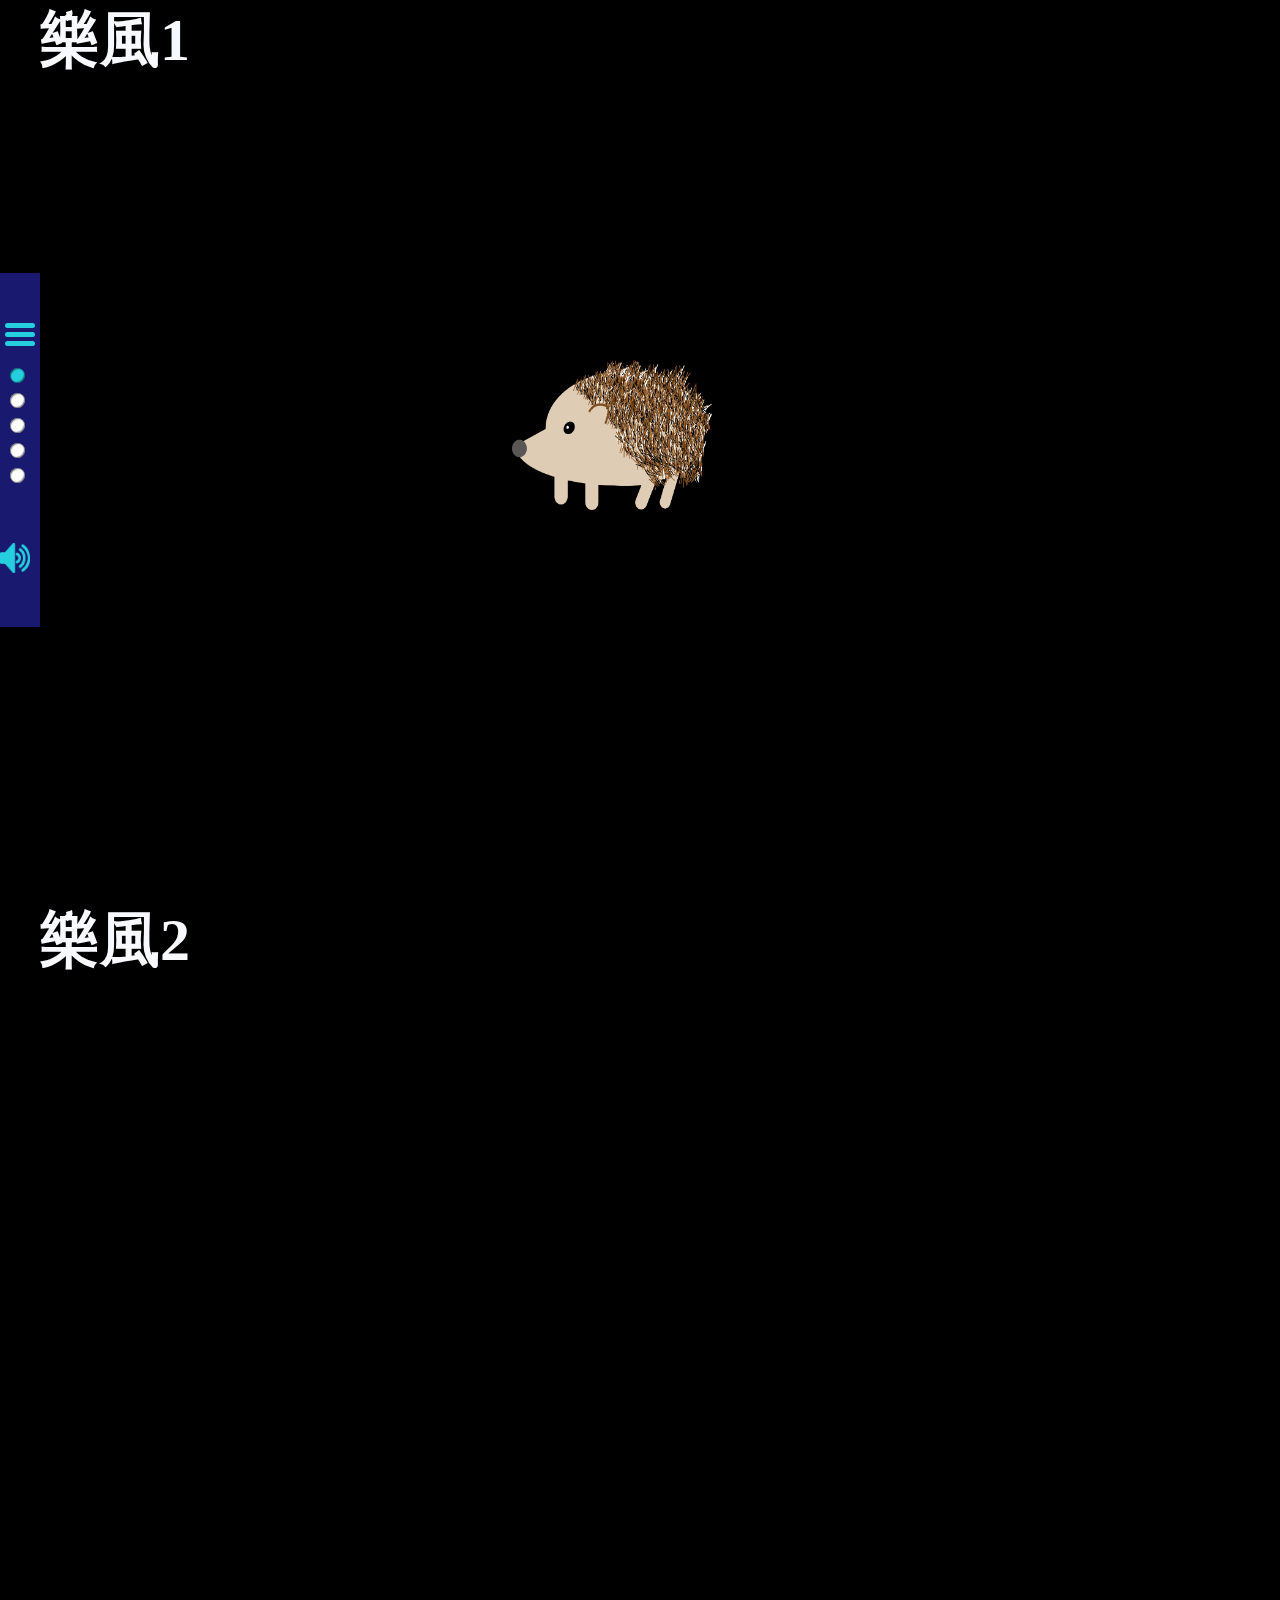
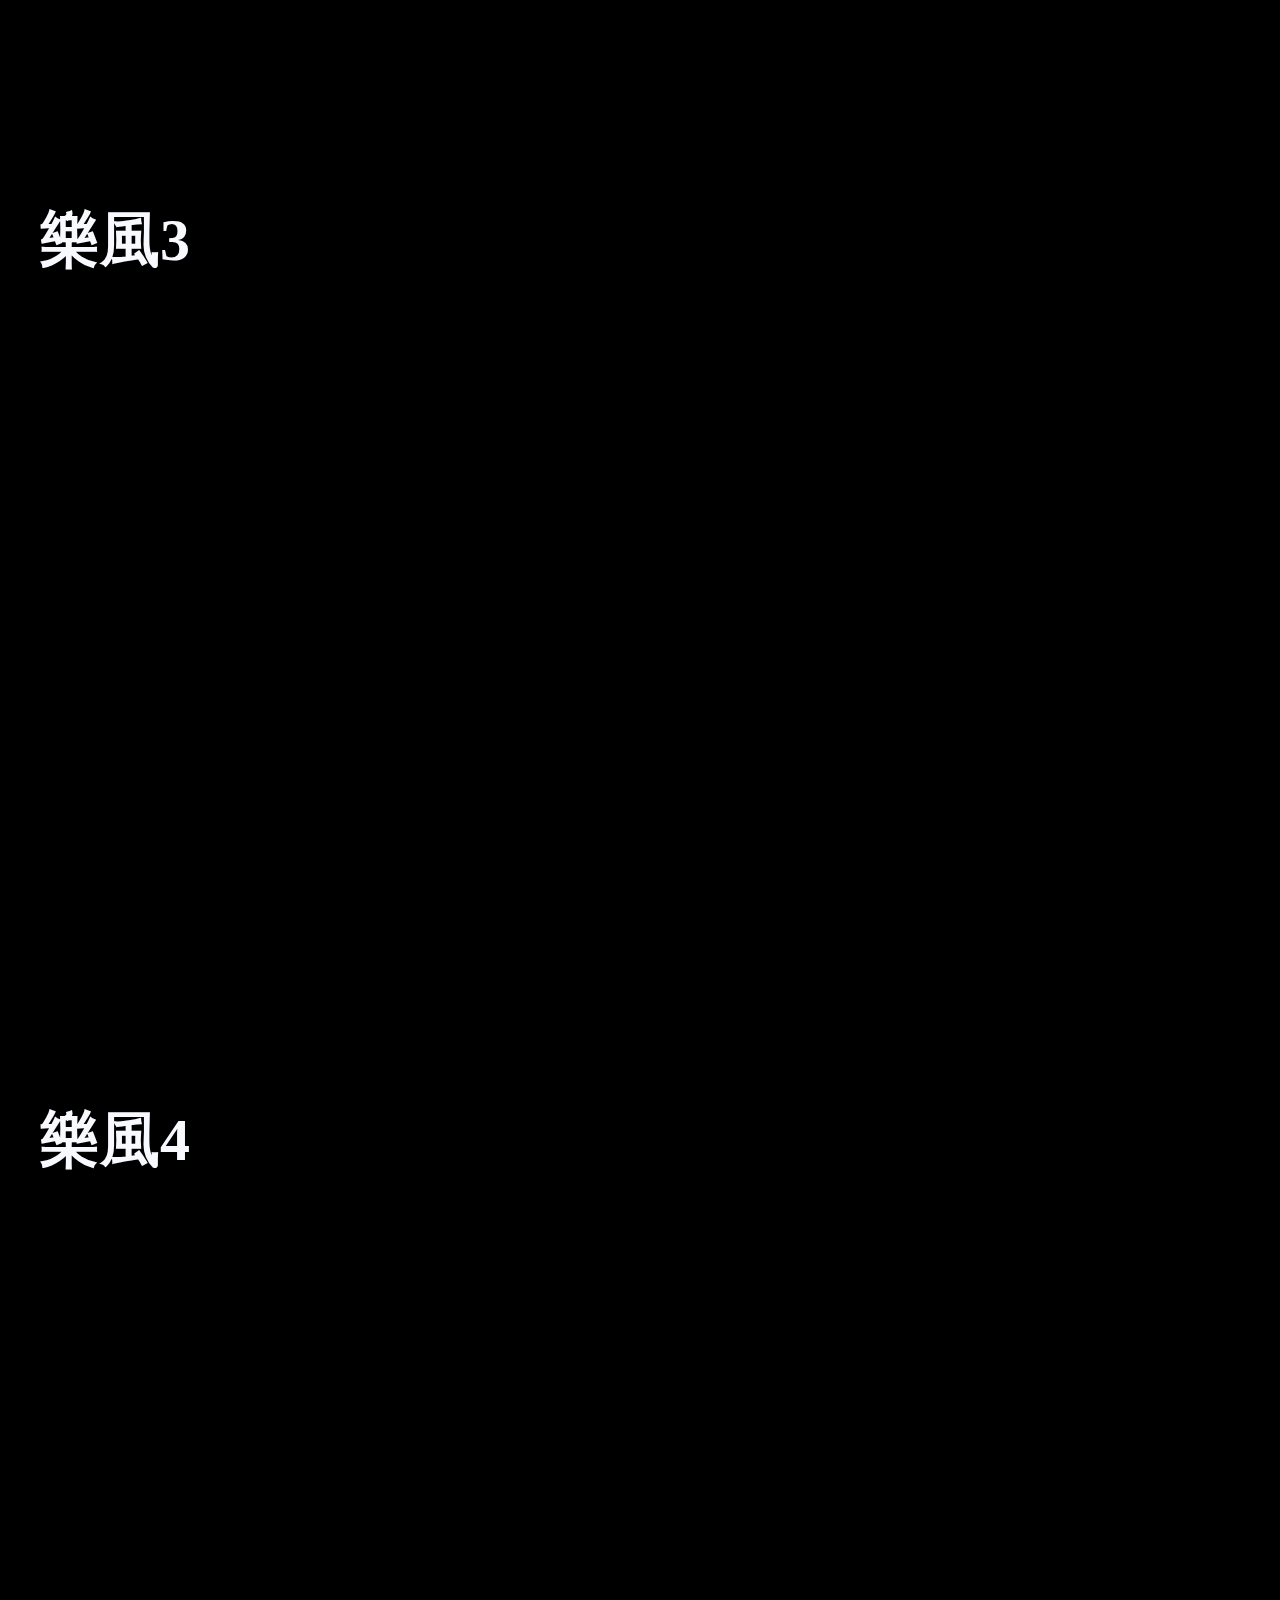
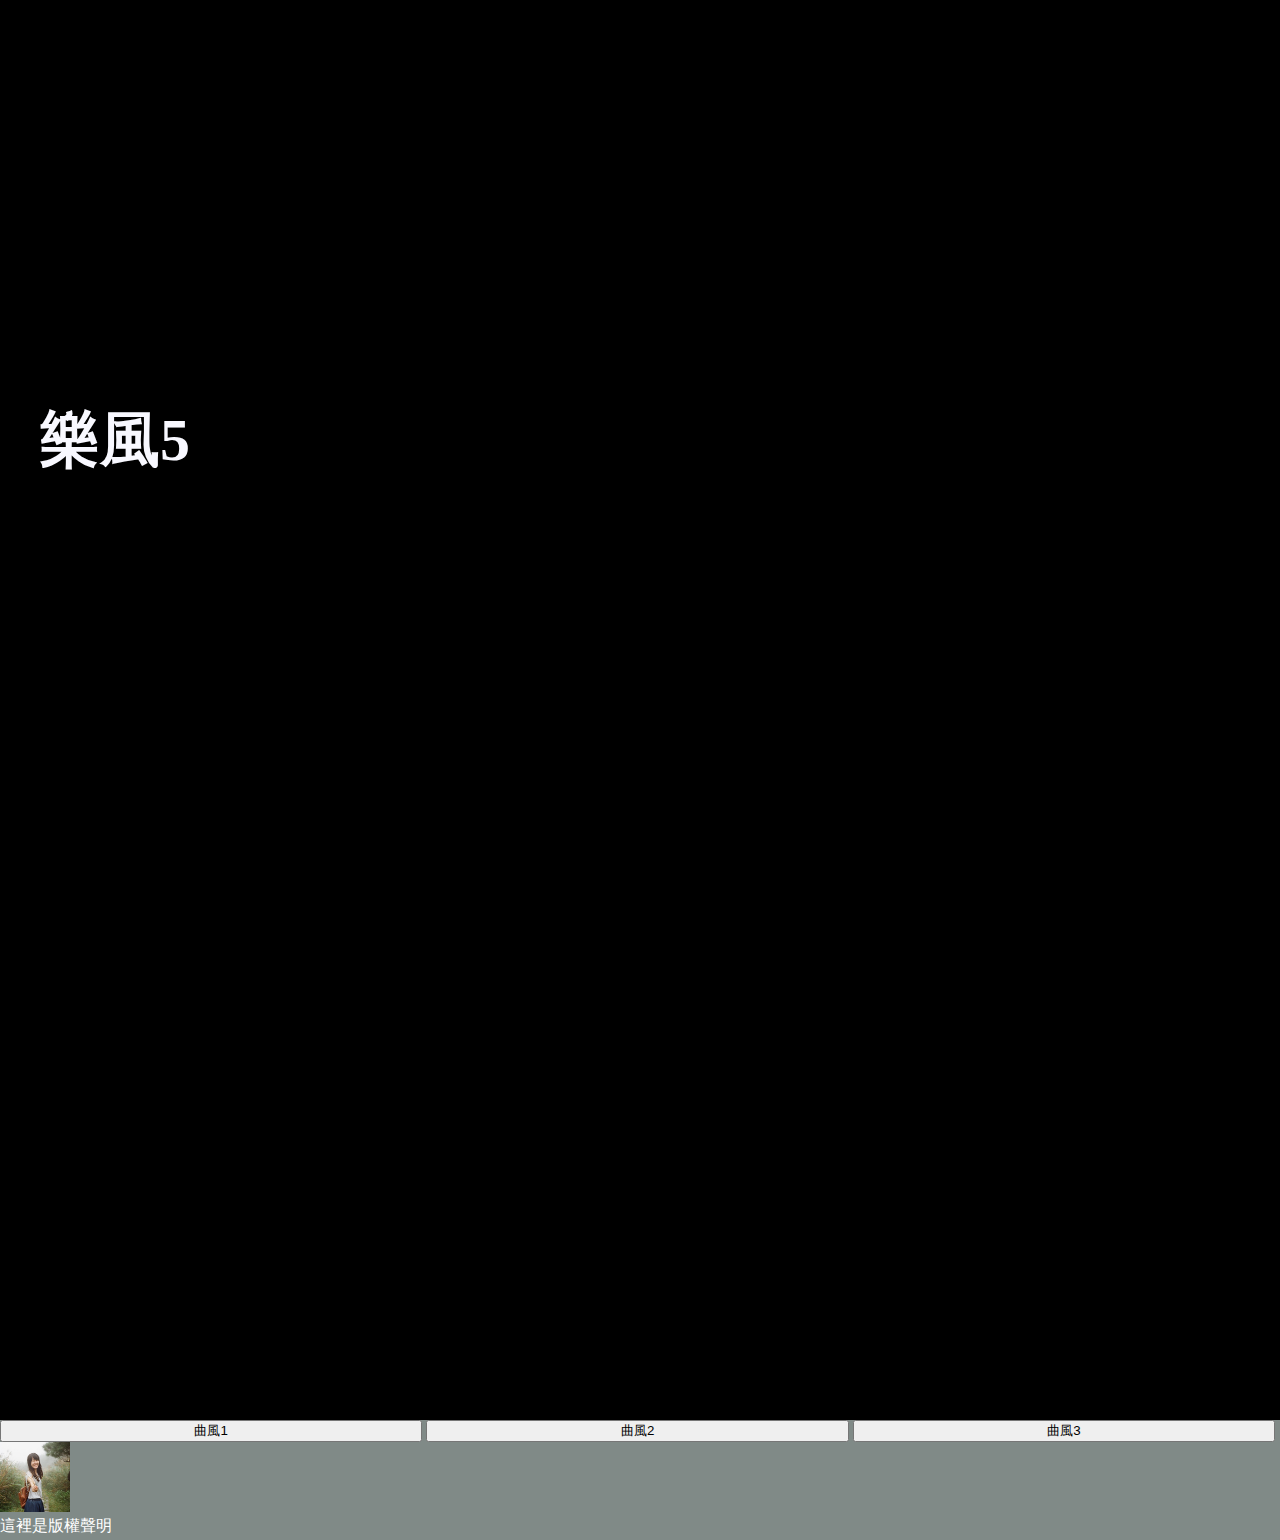
<file: Final/index.html>
<!DOCTYPE html>
<html>
<head>
    <meta charset="utf-8">
    <link rel=stylesheet type="text/css" href="css/index_css.css">
    <title>Roll the Rock Map</title>
</head>

<body>
<header></header>

<div class="container">
    <nav class="nav">
        <ul>
            <div id="map">
                
        	    <div id="nav-icon1">
                    <span></span>
                    <span></span>
                    <span></span>  
                </div>
                <a href="test.html" id="mapref">
                    <h4>曲風地圖</h4>
                </a>
                
            </div>
            <li style="background-color:#25CFE0" class="sidebar"></li>
            <li class="sidebar"></li>
            <li class="sidebar"></li>
            <li class="sidebar"></li>
            <li class="sidebar"></li>
            <img src="img/volume.png" width="30" height="30" id="volume">
        </ul>
    </nav>
    <div class="character"><img src="img/hedgehog.png" width="200" height="150"></div>
    <div class="content">
        <div class="p01"><h1>樂風1</h1></div>
        <div class="p02"><h1>樂風2</h1></div>
        <div class="p03"><h1>樂風3</h1></div>
        <div class="p04"><h1>樂風4</h1></div>
        <div class="p05"><h1>樂風5</h1></div>
    </div>
</div>


<footer>
	<div id="Footer">
        <div id="optionButton">
            <input type="button" value="曲風1" id="but"></input>        
            <input type="button" value="曲風2" id="but"></input>        
            <input type="button" value="曲風3" id="but"></input>           
        </div>
		<img src="img/water.jpg" width="70" height="70" id="water">
		<p class="footerWord">這裡是版權聲明</p>
	</div>
</footer>


<script src="https://ajax.googleapis.com/ajax/libs/jquery/1.11.1/jquery.min.js"></script>
<script src="page.js"></script>
</body>
</html>
</file>
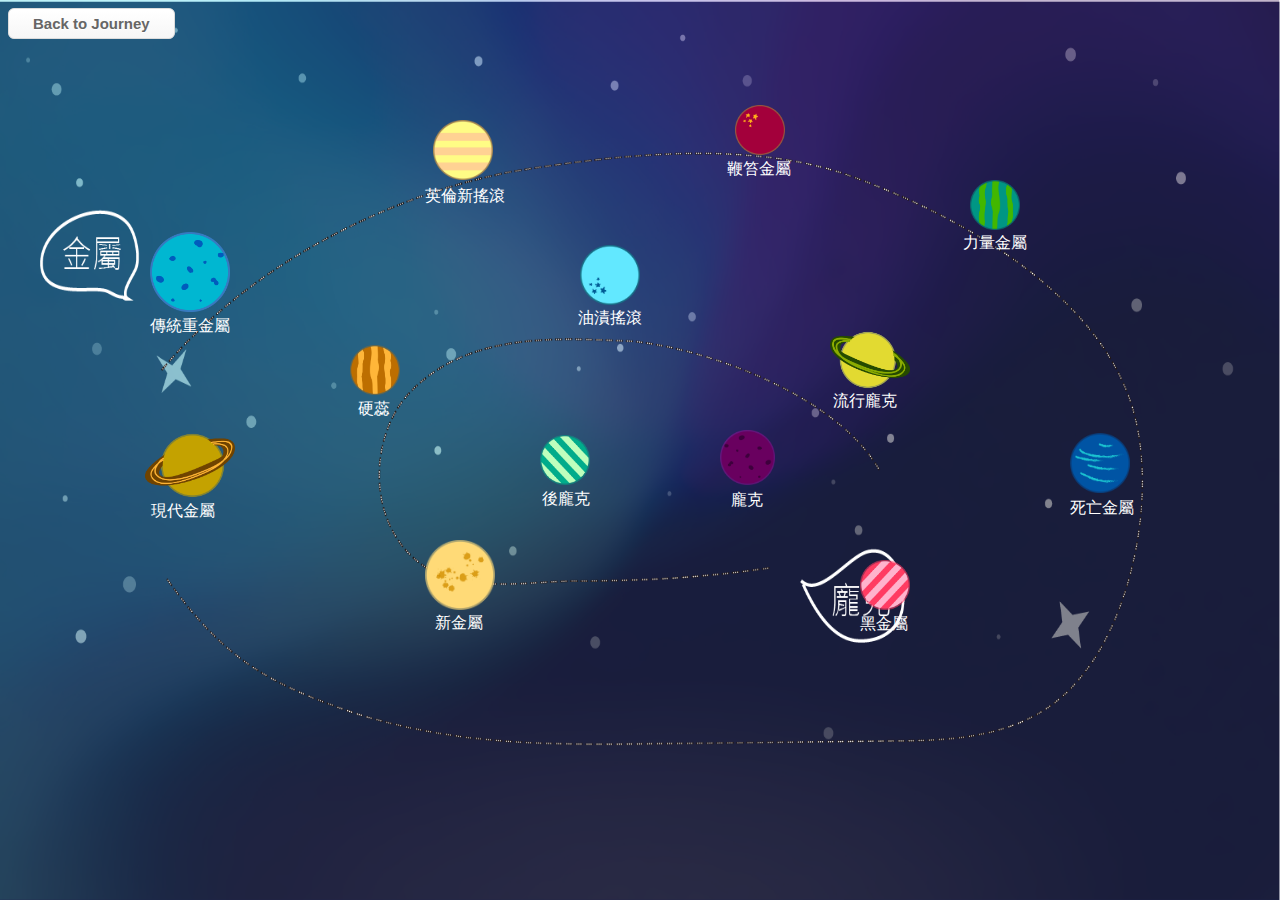
<file: Final/test2.html>
<!DOCTYPE html PUBLIC "-//W3C//DTD XHTML 1.1//EN" "xhtml11.dtd">
<html>
<head>
<meta http-equiv="Content-Type" content="text/html; charset=utf-8" />

<title>Rock Map</title>


<script type="text/javascript" src="highslide/highslide/highslide-with-gallery.js"></script>

<link rel="stylesheet" type="text/css" href="highslide/highslide/highslide.css" />


<script type="text/javascript">
hs.graphicsDir = 'highslide/highslide/graphics/';
hs.align = 'center';
hs.transitions = ['expand', 'crossfade'];
hs.outlineType = 'rounded-white';
hs.fadeInOut = true;
hs.numberPosition = 'caption';
hs.dimmingOpacity = 0.75;

// Add the controlbar
if (hs.addSlideshow) hs.addSlideshow({
	//slideshowGroup: 'group1',
	interval: 5000,
	repeat: false,
	useControls: true,
	fixedControls: 'fit',
	overlayOptions: {
		opacity: .75,
		position: 'bottom center',
		hideOnMouseOut: true
	}
});
</script>

</head>

<body>
	<div class="bg">
        <img src="img/planet-14.png">
    </div>

    <a href="index.html" class="myButton">Back to Journey</a>

	<div class="highslide-gallery">
		<a id="thumb1" style="top:232px; left:150px; position:absolute;" href="img/Metal/black sabbath - paranoid 1970.jpg" class="highslide" onclick="return hs.expand(this, { slideshowGroup: 1 } )">
			<img src="img/planet-01.png" title="傳統重金屬" width="80" height="80"/>
		</a>
		<div class="highslide-caption">
			<strong>1970初 傳統重金屬</strong></br>
			<iframe width="30" height="30" src="https://www.youtube.com/embed/hkXHsK4AQPs" frameborder="0" allowfullscreen></iframe></br>
			<strong>樂團：</strong>Black Sabbath</br>
			<strong>專輯：</strong>Paranoid<i>(1970)</i>
		</div>
		<div class="hidden-container">
			<a href="img/Metal/Deep Purple - Machine Head 1972.jpg" class="highslide" 
				onclick="return hs.expand(this, { thumbnailId: 'thumb9', slideshowGroup: 1})"></a>
			<div class="highslide-caption">
				<strong>1970初 傳統重金屬</strong></br>
				<iframe width="30" height="30" src="https://www.youtube.com/embed/4BYmhamWgHo" frameborder="0" allowfullscreen></iframe></br>
				<strong>樂團：</strong>Deep Purple</br>
				<strong>專輯：</strong>Machine Head<i>(1972)</i>
			</div>

			<a href="img/Metal/Judas Priest - Sad Wings of Destiny 1976.jpg" class="highslide" 
				onclick="return hs.expand(this, { thumbnailId: 'thumb9', slideshowGroup: 1})"></a>
			<div class="highslide-caption">
				<strong>1970初 傳統重金屬</strong></br>
				<iframe width="30" height="30" src="https://www.youtube.com/embed/Xu0z1csRnKQ" frameborder="0" allowfullscreen></iframe></br>
				<strong>樂團：</strong>Judas Priest</br>
				<strong>專輯：</strong>Sad Wings of Destiny<i>(1976)</i>
			</div>

			<a href="img/Metal/Led Zeppelin - Led Zeppelin IV 1971.jpg" class="highslide" 
				onclick="return hs.expand(this, { thumbnailId: 'thumb9', slideshowGroup: 1})"></a>
			<div class="highslide-caption">
				<strong>1970初 傳統重金屬</strong></br>
				<iframe width="30" height="30" src="https://www.youtube.com/embed/Xu0z1csRnKQ" frameborder="0" allowfullscreen></iframe></br>
				<strong>樂團：</strong>Led Zeppelin</br>
				<strong>專輯：</strong>Led Zeppelin IV <i>(1971)</i>  
			</div>

			<a href="img/Metal/Motörhead - overkill 1979.jpg" class="highslide" 
				onclick="return hs.expand(this, { thumbnailId: 'thumb9', slideshowGroup: 1})"></a>
			<div class="highslide-caption">
				<strong>1970初 傳統重金屬</strong></br>
				<iframe width="30" height="30" src="https://www.youtube.com/embed/3VNUyjRRjxM" frameborder="0" allowfullscreen></iframe></br>
				<strong>樂團：</strong>Motörhead</br>
				<strong>專輯：</strong>Overkill <i>(1979)</i>
			</div>

			<a href="img/Metal/Van Halen - Van Halen 1978.jpg" class="highslide" 
				onclick="return hs.expand(this, { thumbnailId: 'thumb9', slideshowGroup: 1})"></a>
			<div class="highslide-caption">
				<strong>1970初 傳統重金屬</strong></br>
				<iframe width="30" height="30" src="https://www.youtube.com/embed/SwYN7mTi6HM" frameborder="0" allowfullscreen></iframe></br>
				<strong>樂團：</strong>Van Halen</br>
				<strong>專輯：</strong>Van Halen <i>(1978)</i>
			</div>
		</div>
	</div>
	<p style="color:white; top:300px; left:150px; position:absolute;">傳統重金屬</p>


	<div class="highslide-gallery">
		<a id="thumb2" style="top:120px; left:433px; position:absolute;" href="img/NWOBHM/Angel Witch - Angel Witch 1980.jpg" class="highslide" 
				onclick="return hs.expand(this,	{ slideshowGroup: 2} )">
			<img src="img/planet-02.png" title="英倫新浪潮" width="60" height="60"/>
		</a>
		<div class="highslide-caption">
			<strong>1970末 NWOBHM 英倫新浪潮</strong></br>
			<iframe width="30" height="30" src="https://www.youtube.com/embed/YXH_9707PLc" frameborder="0" allowfullscreen></iframe></br>
			<strong>樂團：</strong>Angel Witch</br>
			<strong>專輯：</strong>Angel Witch <i>(1980)</i>
		</div>
		<div class="hidden-container">
			<a href="img/NWOBHM/Dedringer  Second Arising - 1983.jpg" class="highslide" 
				onclick="return hs.expand(this, { thumbnailId: 'thumb2', slideshowGroup: 2 })"></a>
			<div class="highslide-caption">
				<strong>1970末 NWOBHM 英倫新浪潮</strong></br>
				<iframe width="30" height="30" src="https://www.youtube.com/embed/3ogMPQalaXQ" frameborder="0" allowfullscreen></iframe></br>
				<strong>樂團：</strong>Dedringer</br>
				<strong>專輯：</strong>Second Arising <i>(1983)</i>
			</div>

			<a href="img/NWOBHM/Iron Maiden - Iron Maiden 1980.jpg" class="highslide" 
				onclick="return hs.expand(this, { thumbnailId: 'thumb2', slideshowGroup: 2 })"></a>
			<div class="highslide-caption">
				<strong>1970末 NWOBHM 英倫新浪潮</strong></br>
				<iframe width="30" height="30" src="https://www.youtube.com/embed/X4bgXH3sJ2Q" frameborder="0" allowfullscreen></iframe></br>
				<strong>樂團：</strong>Iron Maiden</br>
				<strong>專輯：</strong>Iron Maiden <i>(1980)</i>
			</div>

			<a href="img/NWOBHM/Saxon - Denim and Leather 1981.jpg" class="highslide" 
				onclick="return hs.expand(this, { thumbnailId: 'thumb2', slideshowGroup: 2 })"></a>
			<div class="highslide-caption">
				<strong>1970末 NWOBHM 英倫新浪潮</strong></br>
				<iframe width="30" height="30" src="https://www.youtube.com/embed/xy_Clys4ul4" frameborder="0" allowfullscreen></iframe></br>
				<strong>樂團：</strong>Saxon</br>
				<strong>專輯：</strong>Denim and Leather <i>(1981)</i>
			</div>

			<a href="img/NWOBHM/Tank -  Filth Hounds of Hades 1982.jpg" class="highslide" 
				onclick="return hs.expand(this, { thumbnailId: 'thumb2', slideshowGroup: 2 })"></a>
			<div class="highslide-caption">
				<strong>1970末 NWOBHM 英倫新浪潮</strong></br>
				<iframe width="30" height="30" src="https://www.youtube.com/embed/2BDUEHWOWwY" frameborder="0" allowfullscreen></iframe></br>
				<strong>樂團：</strong>Tank</br>
				<strong>專輯：</strong>Filth Hounds of Hades <i>(1982)</i>
			</div>

			<a href="img/NWOBHM/venom - black metal 1982.jpg" class="highslide" 
				onclick="return hs.expand(this, { thumbnailId: 'thumb2', slideshowGroup: 2 })"></a>
			<div class="highslide-caption">
				<strong>1970末 NWOBHM 英倫新浪潮</strong></br>
				<iframe width="30" height="30" src="https://www.youtube.com/embed/fHmzFVDjVnM" frameborder="0" allowfullscreen></iframe></br>
				<strong>樂團：</strong>Venom</br>
				<strong>專輯：</strong>Black Metal <i>(1982)</i>
			</div>
		</div>
	</div>
	<p style="color:white; top:170px; left:425px; position:absolute;">英倫新搖滾</p>


	<div class="highslide-gallery">
		<a id="thumb3" style="top:105px; left:735px; position:absolute;" href="img/thrash/Exodus - Bonded by Blood 1985.jpg" class="highslide" 
				onclick="return hs.expand(this,	{ slideshowGroup: 3} )">
			<img src="img/planet-03.png" title="鞭笞金屬" width="50" height="50"/>
		</a>
		<div class="highslide-caption">
			<strong>1980初 鞭笞金屬</strong></br>
			<iframe width="30" height="30" src="https://www.youtube.com/embed/tTdGnKB8j7U" frameborder="0" allowfullscreen></iframe></br>
			<strong>樂團：</strong>Exodus</br>
			<strong>專輯：</strong>Bonded by Blood <i>(1985)</i>
		</div>
		<div class="hidden-container">
			<a href="img/thrash/Mekong Delta -  The Music of Erich Zann 1988.jpg" class="highslide" 
				onclick="return hs.expand(this, { thumbnailId: 'thumb3', slideshowGroup: 3 })"></a>
			<div class="highslide-caption">
				<strong>1980初 鞭笞金屬</strong></br>
				<iframe width="30" height="30" src="https://www.youtube.com/embed/7nIF2G_Yjco" frameborder="0" allowfullscreen></iframe></br>
				<strong>樂團：</strong>Mekong Delta</br>
				<strong>專輯：</strong>The Music of Erich Zann <i>(1988)</i>
			</div>

			<a href="img/thrash/Metallica_-_Master_of_Puppets_1986.jpg" class="highslide" 
				onclick="return hs.expand(this, { thumbnailId: 'thumb3', slideshowGroup: 3 })"></a>
			<div class="highslide-caption">
				<strong>1980初 鞭笞金屬</strong></br>
				<iframe width="30" height="30" src="https://www.youtube.com/embed/xnKhsTXoKCI" frameborder="0" allowfullscreen></iframe></br>
				<strong>樂團：</strong>Metallica</br>
				<strong>專輯：</strong>Master of Puppets <i>(1986)</i>
			</div>

			<a href="img/thrash/Sepultura - Beneath the Remain 1989.jpg" class="highslide" 
				onclick="return hs.expand(this, { thumbnailId: 'thumb3', slideshowGroup: 3 })"></a>
			<div class="highslide-caption">
				<strong>1980初 鞭笞金屬</strong></br>
				<iframe width="30" height="30" src="https://www.youtube.com/embed/rLvnqKOtJaw" frameborder="0" allowfullscreen></iframe></br>
				<strong>樂團：</strong>Sepultura</br>
				<strong>專輯：</strong>Beneath the Remain <i>(1989)</i>
			</div>

			<a href="img/thrash/Slayer -  Reign in Blood 1986.jpg" class="highslide" 
				onclick="return hs.expand(this, { thumbnailId: 'thumb3', slideshowGroup: 3 })"></a>
			<div class="highslide-caption">
				<strong>1980初 鞭笞金屬</strong></br>
				<iframe width="30" height="30" src="https://www.youtube.com/embed/yPGKlb8hklQ" frameborder="0" allowfullscreen></iframe></br>
				<strong>樂團：</strong>Slayer</br>
				<strong>專輯：</strong>Reign in Blood <i>(1986)</i>
			</div>

			<a href="img/thrash/Sodom - Persecution Mania 1987.jpg" class="highslide" 
				onclick="return hs.expand(this, { thumbnailId: 'thumb3', slideshowGroup: 3 })"></a>
			<div class="highslide-caption">
				<strong>1980初 鞭笞金屬</strong></br>
				<iframe width="30" height="30" src="https://www.youtube.com/embed/6yHzfSQKQhg" frameborder="0" allowfullscreen></iframe></br>
				<strong>樂團：</strong>Sodom</br>
				<strong>專輯：</strong>Persecution Mania <i>(1987)</i>
			</div>
		</div>
	</div>
	<p style="color:white; top:143px; left:727px; position:absolute;">鞭笞金屬</p>


	<div class="highslide-gallery">
		<a id="thumb4" style="top:180px; left:970px; position:absolute;" href="img/power-metal/Gamma-Ray_land-of-the-tree_1995.jpg" class="highslide" 
				onclick="return hs.expand(this,	{ slideshowGroup: 4} )">
			<img src="img/planet-04.png" title="力量金屬" width="50" height="50"/>
		</a>
		<div class="highslide-caption">
			<strong>1980 力量金屬</strong></br>
			<iframe width="30" height="30" src="https://www.youtube.com/embed/Pm8JvqFK_3A" frameborder="0" allowfullscreen></iframe></br>
			<strong>樂團：</strong>Gamma Ray</br>
			<strong>專輯：</strong>Land of the Tree <i>(1995)</i>
		</div>
		<div class="hidden-container">
			<a href="img/power-metal/Helloween_Keeper-Of-The-Seven-Keys-Part-II_1988.jpg" class="highslide" 
				onclick="return hs.expand(this, { thumbnailId: 'thumb4', slideshowGroup: 4 })"></a>
			<div class="highslide-caption">
				<strong>1980 力量金屬</strong></br>
				<iframe width="30" height="30" src="https://www.youtube.com/embed/pJaJ8G2xEHw" frameborder="0" allowfullscreen></iframe></br>
				<strong>樂團：</strong>Helloween</br>
				<strong>專輯：</strong>Keeper of the Seven Keys Part II <i>(1988)</i>
			</div>

			<a href="img/power-metal/Kamelot_the-black-halo_2005.jpg" class="highslide" 
				onclick="return hs.expand(this, { thumbnailId: 'thumb4', slideshowGroup: 4 })"></a>
			<div class="highslide-caption">
				<strong>1980 力量金屬</strong></br>
				<iframe width="30" height="30" src="https://www.youtube.com/embed/7mrrylcds9U" frameborder="0" allowfullscreen></iframe></br>
				<strong>樂團：</strong>Kamelot</br>
				<strong>專輯：</strong>The Black Halo <i>(2005)</i>
			</div>

			<a href="img/power-metal/manowar_kings-of-metal_1988.jpg" class="highslide" 
				onclick="return hs.expand(this, { thumbnailId: 'thumb4', slideshowGroup: 4 })"></a>
			<div class="highslide-caption">
				<strong>1980 力量金屬</strong></br>
				<iframe width="30" height="30" src="https://www.youtube.com/embed/naUVmyxjPYo" frameborder="0" allowfullscreen></iframe></br>
				<strong>樂團：</strong>Manowar</br>
				<strong>專輯：</strong>Kings of Metal <i>(1988)</i>
			</div>

			<a href="img/power-metal/SymphonyX_the-divine-wings-of-tragedy_1997.jpg" class="highslide" 
				onclick="return hs.expand(this, { thumbnailId: 'thumb4', slideshowGroup: 4 })"></a>
			<div class="highslide-caption">
				<strong>1980 力量金屬</strong></br>
				<iframe width="30" height="30" src="https://www.youtube.com/embed/S2CISHqGzCg" frameborder="0" allowfullscreen></iframe></br>
				<strong>樂團：</strong>Symphony X</br>
				<strong>專輯：</strong>The Divine Wings of Tragedy <i>(1997)</i>
			</div>

			<a href="img/power-metal/Wintersun_wintersun_2004.jpg" class="highslide" 
				onclick="return hs.expand(this, { thumbnailId: 'thumb4', slideshowGroup: 4 })"></a>
			<div class="highslide-caption">
				<strong>1980 力量金屬</strong></br>
				<iframe width="30" height="30" src="https://www.youtube.com/embed/hvQo95Lk2Uc" frameborder="0" allowfullscreen></iframe></br>
				<strong>樂團：</strong>Wintersun</br>
				<strong>專輯：</strong>Wintersun <i>(2004)</i>
			</div>
		</div>
	</div>
	<p style="color:white; top:217px; left:963px; position:absolute;">力量金屬</p>


	<div class="highslide-gallery">
		<a id="thumb5" style="top:433px; left:1070px; position:absolute;" href="img/Death_Metal/Autopsy  Mental Funeral 1991.jpg" class="highslide" 
				onclick="return hs.expand(this,	{ slideshowGroup: 5} )">
			<img src="img/planet-05.png" title="死亡金屬" width="60" height="60"/>
		</a>
		<div class="highslide-caption">
			<strong>1980 死亡金屬</strong></br>
			<iframe width="30" height="30" src="https://www.youtube.com/embed/_IpLYZkUrZA" frameborder="0" allowfullscreen></iframe></br>
			<strong>樂團：</strong>Autopsy</br>
			<strong>專輯：</strong>Mental Funeral <i>(1991)</i>
		</div>
		<div class="hidden-container">
			<a href="img/Death_Metal/Autopsy  Mental Funeral 1991.jpg" class="highslide" 
				onclick="return hs.expand(this,	{ slideshowGroup: 5} )">/Death -  Scream Bloody Gore 1987.jpg" class="highslide" 
				onclick="return hs.expand(this, { thumbnailId: 'thumb4', slideshowGroup: 5 })"></a>
			<div class="highslide-caption">
				<strong>1980 死亡金屬</strong></br>
				<iframe width="30" height="30" src="https://www.youtube.com/embed/aHuqcVAaIN8" frameborder="0" allowfullscreen></iframe></br>
				<strong>樂團：</strong>Death</br>
				<strong>專輯：</strong>Scream Bloody Gore <i>(1987)</i>
			</div>

			<a href="img/Death_Metal/Autopsy  Mental Funeral 1991.jpg" class="highslide" 
				onclick="return hs.expand(this,	{ slideshowGroup: 5} )">/Deicide - Legion 1992.jpg" class="highslide" 
				onclick="return hs.expand(this, { thumbnailId: 'thumb4', slideshowGroup: 5 })"></a>
			<div class="highslide-caption">
				<strong>1980 死亡金屬</strong></br>
				<iframe width="30" height="30" src="https://www.youtube.com/embed/lTOVvSxzAsQ" frameborder="0" allowfullscreen></iframe></br>
				<strong>樂團：</strong>Deicide</br>
				<strong>專輯：</strong>Legion <i>(1992)</i>
			</div>

			<a href="img/Death_Metal/Autopsy  Mental Funeral 1991.jpg" class="highslide" 
				onclick="return hs.expand(this,	{ slideshowGroup: 5} )">/Morbid Angel  Altars of Madness 1989.jpg" class="highslide" 
				onclick="return hs.expand(this, { thumbnailId: 'thumb4', slideshowGroup: 5 })"></a>
			<div class="highslide-caption">
				<strong>1980 死亡金屬</strong></br>
				<iframe width="30" height="30" src="https://www.youtube.com/embed/6mfvSSl9L9M" frameborder="0" allowfullscreen></iframe></br>
				<strong>樂團：</strong>Morbid Angel</br>
				<strong>專輯：</strong>Altars of Madness <i>(1989)</i>
			</div>

			<a href="img/Death_Metal/Autopsy  Mental Funeral 1991.jpg" class="highslide" 
				onclick="return hs.expand(this,	{ slideshowGroup: 5} )">/Pestilence - Consuming Impulse 1989.jpg" class="highslide" 
				onclick="return hs.expand(this, { thumbnailId: 'thumb4', slideshowGroup: 5 })"></a>
			<div class="highslide-caption">
				<strong>1980 死亡金屬</strong></br>
				<iframe width="30" height="30" src="https://www.youtube.com/embed/cQc4ZKH185E" frameborder="0" allowfullscreen></iframe></br>
				<strong>樂團：</strong>Pestilence</br>
				<strong>專輯：</strong>Consuming Impulse <i>(1989)</i>
			</div>

			<a href="img/Death_Metal/Autopsy  Mental Funeral 1991.jpg" class="highslide" 
				onclick="return hs.expand(this,	{ slideshowGroup: 5} )">/Suffocation - Effigy of the Forgotten 1991.jpg" class="highslide" 
				onclick="return hs.expand(this, { thumbnailId: 'thumb4', slideshowGroup: 5 })"></a>
			<div class="highslide-caption">
				<strong>1980 死亡金屬</strong></br>
				<iframe width="30" height="30" src="https://www.youtube.com/embed/STFGLIK6Zy0" frameborder="0" allowfullscreen></iframe></br>
				<strong>樂團：</strong>Suffocation</br>
				<strong>專輯：</strong>Effigy of the Forgotten <i>(1991)</i>
			</div>
		</div>
	</div>
	<p style="color:white; top:482px; left:1070px; position:absolute;">死亡金屬</p>


	<div class="highslide-gallery">
		<a id="thumb6" style="top:560px; left:860px; position:absolute;" href="img/black-metal/armagedda_only-true-believers_2003.jpg" class="highslide" 
				onclick="return hs.expand(this,	{ slideshowGroup: 6} )">
			<img src="img/planet-06.png" title="黑金屬" width="50" height="50"/>
		</a>
		<div class="highslide-caption">
			<strong>1980末 黑金屬</strong></br>
			<iframe width="30" height="30" src="https://www.youtube.com/embed/6rrbEItfJyU" frameborder="0" allowfullscreen></iframe></br>
			<strong>樂團：</strong>Armagedda</br>
			<strong>專輯：</strong>Only True Believers <i>(2003)</i>
		</div>
		<div class="hidden-container">
			<a href="img/black-metal/gorgoroth_under-the-sign-of-hell_1997.jpg" class="highslide" 
				onclick="return hs.expand(this, { thumbnailId: 'thumb6', slideshowGroup: 6 })"></a>
			<div class="highslide-caption">
				<strong>1980末 黑金屬</strong></br>
				<iframe width="30" height="30" src="https://www.youtube.com/embed/llW9k08KyyA" frameborder="0" allowfullscreen></iframe></br>
				<strong>樂團：</strong>Gorgoroth</br>
				<strong>專輯：</strong>Under the Sign of Hell <i>(1997)</i>
			</div>

			<a href="img/black-metal/immortal_at-the-heart-of-winter_1999.jpg" class="highslide" 
				onclick="return hs.expand(this, { thumbnailId: 'thumb6', slideshowGroup: 6 })"></a>
			<div class="highslide-caption">
				<strong>1980末 黑金屬</strong></br>
				<iframe width="30" height="30" src="https://www.youtube.com/embed/3lrS_WaQh1M" frameborder="0" allowfullscreen></iframe></br>
				<strong>樂團：</strong>Immortal</br>
				<strong>專輯：</strong>At the Heart of Winter <i>(1999)</i>
			</div>

			<a href="img/black-metal/nargaroth_herbstleyd_1998.jpg" class="highslide" 
				onclick="return hs.expand(this, { thumbnailId: 'thumb6', slideshowGroup: 6 })"></a>
			<div class="highslide-caption">
				<strong>1980末 黑金屬</strong></br>
				<iframe width="30" height="30" src="https://www.youtube.com/embed/GYdcItFjPgk" frameborder="0" allowfullscreen></iframe></br>
				<strong>樂團：</strong>Nargaroth</br>
				<strong>專輯：</strong>Herbstleyd <i>(1998)</i>
			</div>

			<a href="img/black-metal/mayhem_de-mysteriis-dom-sathanas_1994.jpg" class="highslide" 
				onclick="return hs.expand(this, { thumbnailId: 'thumb6', slideshowGroup: 6 })"></a>
			<div class="highslide-caption">
				<strong>1980末 黑金屬</strong></br>
				<iframe width="30" height="30" src="https://www.youtube.com/embed/uZmDL_PzvdY" frameborder="0" allowfullscreen></iframe></br>
				<strong>樂團：</strong>Mayhem</br>
				<strong>專輯：</strong>De Mysteriis Dom Sathanas <i>(1994)</i>
			</div>

			<a href="img/black-metal/rain-upon-the-impure_the-ruins-of-beverast_2006.jpg" class="highslide" 
				onclick="return hs.expand(this, { thumbnailId: 'thumb6', slideshowGroup: 6 })"></a>
			<div class="highslide-caption">
				<strong>1980末 黑金屬</strong></br>
				<iframe width="30" height="30" src="https://www.youtube.com/embed/FA7omCUetIs" frameborder="0" allowfullscreen></iframe></br>
				<strong>樂團：</strong>Rain Upon the Impure</br>
				<strong>專輯：</strong>The Ruins of Beverast <i>(2006)</i>
			</div>
		</div>
	</div>
	<p style="color:white; top:598px; left:860px; position:absolute;">黑金屬</p>


	<div class="highslide-gallery">
		<a id="thumb7" style="top:540px; left:425px; position:absolute;" href="img/nu-metal/Deftones_Around-The-Fur_1997.jpg" class="highslide" 
				onclick="return hs.expand(this,	{ slideshowGroup: 7} )">
			<img src="img/planet-07.png" title="新金屬" width="70" height="70"/>
		</a>
		<div class="highslide-caption">
			<strong>1990 Nu-Metal 新金屬</strong></br>
			<iframe width="30" height="30" src="https://www.youtube.com/embed/Hv0rV0N3SrY" frameborder="0" allowfullscreen></iframe></br>
			<strong>樂團：</strong>Deftone</br>
			<strong>專輯：</strong>Around The Fur <i>(1997)</i>
		</div>
		<div class="hidden-container">
			<a href="img/nu-metal/KoRn_KoRn_1994.jpg" class="highslide" 
				onclick="return hs.expand(this, { thumbnailId: 'thumb6', slideshowGroup: 7})"></a>
			<div class="highslide-caption">
				<strong>1990 Nu-Metal 新金屬</strong></br>
				<iframe width="30" height="30" src="https://www.youtube.com/embed/cl2D7J_FL_U" frameborder="0" allowfullscreen></iframe></br>
				<strong>樂團：</strong>KoRn</br>
				<strong>專輯：</strong>KoRn <i>(1994)</i>
			</div>

			<a href="img/nu-metal/limp-bizkit_significant-other_1999.jpg" class="highslide" 
				onclick="return hs.expand(this, { thumbnailId: 'thumb6', slideshowGroup: 7})"></a>
			<div class="highslide-caption">
				<strong>1990 Nu-Metal 新金屬</strong></br>
				<iframe width="30" height="30" src="https://www.youtube.com/embed/DbD3n7LMg5c" frameborder="0" allowfullscreen></iframe></br>
				<strong>樂團：</strong>Limp Bizkit</br>
				<strong>專輯：</strong>Significant Other <i>(1999)</i>
			</div>

			<a href="img/nu-metal/P.O.D._Satellite_2001.jpg" class="highslide" 
				onclick="return hs.expand(this, { thumbnailId: 'thumb6', slideshowGroup: 7})"></a>
			<div class="highslide-caption">
				<strong>1990 Nu-Metal 新金屬</strong></br>
				<iframe width="30" height="30" src="https://www.youtube.com/embed/dl6lucWcqjQ" frameborder="0" allowfullscreen></iframe></br>
				<strong>樂團：</strong>P.O.D.</br>
				<strong>專輯：</strong>Satellite <i>(2001)</i>
			</div>

			<a href="img/nu-metal/slipknot_slipknot_1999.jpg" class="highslide" 
				onclick="return hs.expand(this, { thumbnailId: 'thumb6', slideshowGroup: 7})"></a>
			<div class="highslide-caption">
				<strong>1990 Nu-Metal 新金屬</strong></br>
				<iframe width="30" height="30" src="https://www.youtube.com/embed/5abamRO41fE" frameborder="0" allowfullscreen></iframe></br>
				<strong>樂團：</strong>Slipknot</br>
				<strong>專輯：</strong>Slipknot <i>(1999)</i>
			</div>

			<a href="img/nu-metal/system-of-a-dow_toxicity_1998.jpg" class="highslide" 
				onclick="return hs.expand(this, { thumbnailId: 'thumb6', slideshowGroup: 7})"></a>
			<div class="highslide-caption">
				<strong>1990 Nu-Metal 新金屬</strong></br>
				<iframe width="30" height="30" src="https://www.youtube.com/embed/iywaBOMvYLI" frameborder="0" allowfullscreen></iframe></br>
				<strong>樂團：</strong>System of A Down</br>
				<strong>專輯：</strong>Toxicity <i>(1998)</i>
			</div>
		</div>
	</div>
	<p style="color:white; top:597px; left:435px; position:absolute;">新金屬</p>


	<div class="highslide-gallery">
		<a id="thumb8" style="top:420px; left:145px; position:absolute;" href="img/modern/Agalloch - Marrow of the Spirit 2010.jpg" class="highslide" 
				onclick="return hs.expand(this,	{ slideshowGroup: 8} )">
			<img src="img/planet-08.png" title="多種金屬潮" width="90" height="90"/>
		</a>
		<div class="highslide-caption">
			<strong>現代金屬</strong></br>
			<iframe width="30" height="30" src="https://www.youtube.com/embed/m3PV3orbHfE" frameborder="0" allowfullscreen></iframe></br>
			<strong>樂團：</strong>Agalloch</br>
			<strong>專輯：</strong>Marrow of the Spirit <i>(2010)</i>
		</div>
		<div class="hidden-container">
			<a href="img/modern/Dream Theather - systematic chaos 2007.jpg" class="highslide" 
				onclick="return hs.expand(this, { thumbnailId: 'thumb8', slideshowGroup: 8})"></a>
			<div class="highslide-caption">
				<strong>現代金屬</strong></br>
				<iframe width="30" height="30" src="https://www.youtube.com/embed/7QWF-B6Gd68" frameborder="0" allowfullscreen></iframe></br>
				<strong>樂團：</strong>Dream Theather</br>
				<strong>專輯：</strong>Systematic chaos <i>(2007)</i>
			</div>

			<a href="img/modern/Meshuggah - Catch Thirtythree 2005.jpg" class="highslide" 
				onclick="return hs.expand(this, { thumbnailId: 'thumb8', slideshowGroup: 8})"></a>
			<div class="highslide-caption">
				<strong>現代金屬</strong></br>
				<iframe width="30" height="30" src="https://www.youtube.com/embed/weiXdYGuawY" frameborder="0" allowfullscreen></iframe></br>
				<strong>樂團：</strong>Meshuggah</br>
				<strong>專輯：</strong>Catch Thirty Three <i>(2005)</i>
			</div>

			<a href="img/modern/Obscura - Omnivium 2011.jpg" class="highslide" 
				onclick="return hs.expand(this, { thumbnailId: 'thumb8', slideshowGroup: 8})"></a>
			<div class="highslide-caption">
				<strong>現代金屬</strong></br>
				<iframe width="30" height="30" src="https://www.youtube.com/embed/3ypNM7zfykI" frameborder="0" allowfullscreen></iframe></br>
				<strong>樂團：</strong>Obscura</br>
				<strong>專輯：</strong>Omnivium <i>(2011)</i>
			</div>

			<a href="img/modern/Trivium - In Waves 2011.jpg" class="highslide" 
				onclick="return hs.expand(this, { thumbnailId: 'thumb8', slideshowGroup: 8})"></a>
			<div class="highslide-caption">
				<strong>現代金屬</strong></br>
				<iframe width="30" height="30" src="https://www.youtube.com/embed/Uwcul7Tcu4k" frameborder="0" allowfullscreen></iframe></br>
				<strong>樂團：</strong>Trivium</br>
				<strong>專輯：</strong>In Waves <i>(2011)</i>
			</div>

			<a href="img/modern/Vektor - Black Future 2009.jpg" class="highslide" 
				onclick="return hs.expand(this, { thumbnailId: 'thumb8', slideshowGroup: 8})"></a>
			<div class="highslide-caption">
				<strong>現代金屬</strong></br>
				<iframe width="30" height="30" src="https://www.youtube.com/embed/FADd5rAznOc" frameborder="0" allowfullscreen></iframe></br>
				<strong>樂團：</strong>Vektor</br>
				<strong>專輯：</strong>Black Future <i>(2009)</i>
			</div>
		</div>
	</div>
	<p style="color:white; top:485px; left:151px; position:absolute;">現代金屬</p>


	<div class="highslide-gallery">
		<a id="thumb9" style="top:430px; left:720px; position:absolute;" href="img/punk/iggy&the-stooges_raw-power_1973.jpg" class="highslide" 
				onclick="return hs.expand(this,	{ slideshowGroup: 9} )">
			<img src="img/planet-09.png" title="龐克" width="55" height="55"/>
		</a>
		<div class="highslide-caption">
			<strong>1970初 龐克</strong></br>
			<iframe width="30" height="30" src="https://www.youtube.com/embed/IFe0OfEtP2w" frameborder="0" allowfullscreen></iframe></br>
			<strong>樂團：</strong>Iggy And The Stooges</br>
			<strong>專輯：</strong>Raw Power <i>(1973)</i>
		</div>
		<div class="hidden-container">
			<a href="img/punk/MC5_kick-out-the-jams_1969.jpg" class="highslide" 
				onclick="return hs.expand(this, { thumbnailId: 'thumb9', slideshowGroup: 9})"></a>
			<div class="highslide-caption">
				<strong>1970初 龐克</strong></br>
				<iframe width="30" height="30" src="https://www.youtube.com/embed/yvJGQ_piwI0" frameborder="0" allowfullscreen></iframe></br>
				<strong>樂團：</strong>MC5</br>
				<strong>專輯：</strong>Kick Out The Jams <i>(1969)</i>
			</div>

			<a href="img/punk/Ramones_Sheena-Is-a-Punk-Rocker_1977.jpg" class="highslide" 
				onclick="return hs.expand(this, { thumbnailId: 'thumb9', slideshowGroup: 9})"></a>
			<div class="highslide-caption">
				<strong>1970初 龐克</strong></br>
				<iframe width="30" height="30" src="https://www.youtube.com/embed/7vNrZcs44QU" frameborder="0" allowfullscreen></iframe></br>
				<strong>樂團：</strong>Ramones</br>
				<strong>專輯：</strong>Sheena Is A Punk <i>(1977)</i>
			</div>

			<a href="img/punk/SEX-PISTOLS_nevermind-the-bollocks_1977.jpg" class="highslide" 
				onclick="return hs.expand(this, { thumbnailId: 'thumb9', slideshowGroup: 9})"></a>
			<div class="highslide-caption">
				<strong>1970初 龐克</strong></br>
				<iframe width="30" height="30" src="https://www.youtube.com/embed/vG2ZKxKVO_c" frameborder="0" allowfullscreen></iframe></br>
				<strong>樂團：</strong>SEX PISTOLS</br>
				<strong>專輯：</strong>Nevermind the Bollock <i>(1977)</i>
			</div>

			<a href="img/punk/the-clash_super-black-market-clash_1980.jpg" class="highslide" 
				onclick="return hs.expand(this, { thumbnailId: 'thumb9', slideshowGroup: 9})"></a>
			<div class="highslide-caption">
				<strong>1970初 龐克</strong></br>
				<iframe width="30" height="30" src="https://www.youtube.com/embed/sqRwLey8np4" frameborder="0" allowfullscreen></iframe></br>
				<strong>樂團：</strong>The Clash</br>
				<strong>專輯：</strong>Super Black Market Clash <i>(1980)</i>
			</div>

			<a href="img/punk/the-ramones_self-titled_1976.jpg" class="highslide" 
				onclick="return hs.expand(this, { thumbnailId: 'thumb9', slideshowGroup: 9})"></a>
			<div class="highslide-caption">
				<strong>1970初 龐克</strong></br>
				<iframe width="30" height="30" src="https://www.youtube.com/embed/K56soYl0U1w" frameborder="0" allowfullscreen></iframe></br>
				<strong>樂團：</strong>The Ramones</br>
				<strong>專輯：</strong>Self Titled <i>(1976)</i>
			</div>
		</div>
	</div>
	<p style="color:white; top:474px; left:731px; position:absolute;">龐克</p>


	<div class="highslide-gallery">
		<a id="thumb10" style="top:435px; left:540px; position:absolute;" href="img/post_punk/bauhaus_bela-lugosi's-dead_1982.jpg" class="highslide" 
				onclick="return hs.expand(this,	{ slideshowGroup: 10} )">
			<img src="img/planet-10.png" title="後龐克" width="50" height="50"/>
		</a>
		<div class="highslide-caption">
			<strong>1970末 後龐克</strong></br>
			<iframe width="30" height="30" src="https://www.youtube.com/embed/OKRJfIPiJGY" frameborder="0" allowfullscreen></iframe></br>
			<strong>樂團：</strong>Bauhaus</br>
			<strong>專輯：</strong>Bela Lugosi's Dead <i>(1982)</i>
		</div>
		<div class="hidden-container">
			<a href="img/post_punk/echothe-bunnymen_peoplearestrange_1987.jpg" class="highslide" 
				onclick="return hs.expand(this, { thumbnailId: 'thumb9', slideshowGroup: 10})"></a>
			<div class="highslide-caption">
				<strong>1970末 後龐克</strong></br>
				<iframe width="30" height="30" src="https://www.youtube.com/embed/KxzhiyQj6zI" frameborder="0" allowfullscreen></iframe></br>
				<strong>樂團：</strong>Echothe Bunnymen</br>
				<strong>專輯：</strong>People Are Strange <i>(1987)</i>
			</div>

			<a href="img/post_punk/siouxsie-and-the-banchees_peepshow_1988.jpg" class="highslide" 
				onclick="return hs.expand(this, { thumbnailId: 'thumb9', slideshowGroup: 10})"></a>
			<div class="highslide-caption">
				<strong>1970末 後龐克</strong></br>
				<iframe width="30" height="30" src="https://www.youtube.com/embed/qpcMLAOafkk" frameborder="0" allowfullscreen></iframe></br>
				<strong>樂團：</strong>Siouxsie And the Banchees</br>
				<strong>專輯：</strong>Peepshow <i>(1988)</i>
			</div>

			<a href="img/post_punk/magazine_secondhand-daylight_1979.jpg" class="highslide" 
				onclick="return hs.expand(this, { thumbnailId: 'thumb9', slideshowGroup: 10})"></a>
			<div class="highslide-caption">
				<strong>1970末 後龐克</strong></br>
				<iframe width="30" height="30" src="https://www.youtube.com/embed/4KHEZirNWYQ" frameborder="0" allowfullscreen></iframe></br>
				<strong>樂團：</strong>Magazine</br>
				<strong>專輯：</strong>Secondhand Daylight <i>(1979)</i>
			</div>

			<a href="img/post_punk/the-fall_this-nation's-saving-grace_1985.jpg" class="highslide" 
				onclick="return hs.expand(this, { thumbnailId: 'thumb9', slideshowGroup: 10})"></a>
			<div class="highslide-caption">
				<strong>1970末 後龐克</strong></br>
				<iframe width="30" height="30" src="https://www.youtube.com/embed/AwCZu9O-H0M" frameborder="0" allowfullscreen></iframe></br>
				<strong>樂團：</strong>The Fall</br>
				<strong>專輯：</strong>This Nation's Saving Grace <i>(1985)</i>
			</div>

			<a href="img/post_punk/the-sound_jeopardy_1980.jpg" class="highslide" 
				onclick="return hs.expand(this, { thumbnailId: 'thumb9', slideshowGroup: 10})"></a>
			<div class="highslide-caption">
				<strong>1970末 後龐克</strong></br>
				<iframe width="30" height="30" src="https://www.youtube.com/embed/9S3mO-HimNs" frameborder="0" allowfullscreen></iframe></br>
				<strong>樂團：</strong>The Sound</br>
				<strong>專輯：</strong>Jeopardy <i>(1980)</i>
			</div>
		</div>
	</div>
	<p style="color:white; top:473px; left:542px; position:absolute;">後龐克</p>


	<div class="highslide-gallery">
		<a id="thumb11" style="top:345px; left:350px; position:absolute;" href="img/hardcore_punk/Agnostic-Front_Cause-for-Alarm_1986.jpg" class="highslide" 
				onclick="return hs.expand(this,	{ slideshowGroup: 11} )">
			<img src="img/planet-11.png" title="硬蕊" width="50" height="50"/>
		</a>
		<div class="highslide-caption">
			<strong>1980 硬蕊 Hardcore Punk</strong></br>
			<iframe width="30" height="30" src="https://www.youtube.com/embed/x7YJ9L-I_W4" frameborder="0" allowfullscreen></iframe></br>
			<strong>樂團：</strong>Agnostic Front</br>
			<strong>專輯：</strong>Cause for Alarm <i>(1986)</i>
		</div>
		<div class="hidden-container">
			<a href="img/hardcore_punk/Bad-Brains_self-titled_1982.jpg" class="highslide" 
				onclick="return hs.expand(this, { thumbnailId: 'thumb11', slideshowGroup: 11})"></a>
			<div class="highslide-caption">
				<strong>1980 硬蕊 Hardcore Punk</strong></br>
				<iframe width="30" height="30" src="https://www.youtube.com/embed/soBqy2XDpHg" frameborder="0" allowfullscreen></iframe></br>
				<strong>樂團：</strong>Bad Brains</br>
				<strong>專輯：</strong>Self Titled <i>(1982)</i>
			</div>

			<a href="img/hardcore_punk/Minor-Threat_Complete-Discography _1990.jpg" class="highslide" 
				onclick="return hs.expand(this, { thumbnailId: 'thumb11', slideshowGroup: 11})"></a>
			<div class="highslide-caption">
				<strong>1980 硬蕊 Hardcore Punk</strong></br>
				<iframe width="30" height="30" src="https://www.youtube.com/embed/4lH9EV_Urxk" frameborder="0" allowfullscreen></iframe></br>
				<strong>樂團：</strong>Minor Threat</br>
				<strong>專輯：</strong>Complete Discography <i>(1990)</i>
			</div>

			<a href="img/hardcore_punk/Converge_JaneDoe_2001.jpg" class="highslide" 
				onclick="return hs.expand(this, { thumbnailId: 'thumb11', slideshowGroup: 11})"></a>
			<div class="highslide-caption">
				<strong>1980 硬蕊 Hardcore Punk</strong></br>
				<iframe width="30" height="30" src="https://www.youtube.com/embed/efioLa0JDcY" frameborder="0" allowfullscreen></iframe></br>
				<strong>樂團：</strong>Converge</br>
				<strong>專輯：</strong>Jane Doe <i>(2001)</i>
			</div>

			<a href="img/hardcore_punk/the-casualties_resistance_2012.jpg" class="highslide" 
				onclick="return hs.expand(this, { thumbnailId: 'thumb11', slideshowGroup: 11})"></a>
			<div class="highslide-caption">
				<strong>1980 硬蕊 Hardcore Punk</strong></br>
				<iframe width="30" height="30" src="https://www.youtube.com/embed/MxEsTY4vRVc" frameborder="0" allowfullscreen></iframe></br>
				<strong>樂團：</strong>The Casualties</br>
				<strong>專輯：</strong>Resistance <i>(2012)</i>
			</div>

			<a href="img/hardcore_punk/the-unseen_state-of-discontent_2005.jpg" class="highslide" 
				onclick="return hs.expand(this, { thumbnailId: 'thumb11', slideshowGroup: 11})"></a>
			<div class="highslide-caption">
				<strong>1980 硬蕊 Hardcore Punk</strong></br>
				<iframe width="30" height="30" src="https://www.youtube.com/embed/MJoe_7ItRBA" frameborder="0" allowfullscreen></iframe></br>
				<strong>樂團：</strong>The Unseen</br>
				<strong>專輯：</strong>State of Discontent <i>(2005)</i>
			</div>
		</div>
	</div>
	<p style="color:white; top:383px; left:358px; position:absolute;">硬蕊</p>


	<div class="highslide-gallery">
		<a id="thumb12" style="top:245px; left:580px; position:absolute;" href="img/grunge/pearl-jam_ten_1991.jpg" class="highslide" 
				onclick="return hs.expand(this,	{ slideshowGroup: 12} )">
			<img src="img/planet-12.png" title="油漬搖滾" width="60" height="60"/>
		</a>
		<div class="highslide-caption">
			<strong>1980末 油漬搖滾 Grunge</strong></br>
			<iframe width="30" height="30" src="https://www.youtube.com/embed/_BqZUqeQgdw" frameborder="0" allowfullscreen></iframe></br>
			<strong>樂團：</strong>Pearl Jam</br>
			<strong>專輯：</strong>Ten <i>(1991)</i>
		</div>
		<div class="hidden-container">
			<a href="img/grunge/screaming-trees_sweet-oblivion_1992.jpg" class="highslide" 
				onclick="return hs.expand(this, { thumbnailId: 'thumb11', slideshowGroup: 12})"></a>
			<div class="highslide-caption">
				<strong>1980末 油漬搖滾 Grunge</strong></br>
				<iframe width="30" height="30" src="https://www.youtube.com/embed/n3fJDItn5GU" frameborder="0" allowfullscreen></iframe></br>
				<strong>樂團：</strong>Screaming Trees</br>
				<strong>專輯：</strong>Sweet Oblivion <i>(1992)</i>
			</div>

			<a href="img/grunge/soundgarden_superunknown_1994.jpg" class="highslide" 
				onclick="return hs.expand(this, { thumbnailId: 'thumb11', slideshowGroup: 12})"></a>
			<div class="highslide-caption">
				<strong>1980末 油漬搖滾 Grunge</strong></br>
				<iframe width="30" height="30" src="https://www.youtube.com/embed/AwdjreJKggg" frameborder="0" allowfullscreen></iframe></br>
				<strong>樂團：</strong>Soundgardens</br>
				<strong>專輯：</strong>Superunknown <i>(1994)</i>
			</div>

			<a href="img/grunge/smashing-pumpkins_gish_1991.jpg" class="highslide" 
				onclick="return hs.expand(this, { thumbnailId: 'thumb11', slideshowGroup: 12})"></a>
			<div class="highslide-caption">
				<strong>1980末 油漬搖滾 Grunge</strong></br>
				<iframe width="30" height="30" src="https://www.youtube.com/embed/aVfWx9282y0" frameborder="0" allowfullscreen></iframe></br>
				<strong>樂團：</strong>Smashing Pumpkins</br>
				<strong>專輯：</strong>Gish <i>(1991)</i>
			</div>

			<a href="img/grunge/stone-temple-pilots_purple_1994.jpg" class="highslide" 
				onclick="return hs.expand(this, { thumbnailId: 'thumb11', slideshowGroup: 12})"></a>
			<div class="highslide-caption">
				<strong>1980末 油漬搖滾 Grunge</strong></br>
				<iframe width="30" height="30" src="https://www.youtube.com/embed/V5UOC0C0x8Q" frameborder="0" allowfullscreen></iframe></br>
				<strong>樂團：</strong>Stone Temple Pilots</br>
				<strong>專輯：</strong>Purple <i>(1994)</i>
			</div>

			<a href="img/grunge/temple-of-the-dog_self-titled_1991.jpg" class="highslide" 
				onclick="return hs.expand(this, { thumbnailId: 'thumb11', slideshowGroup: 12})"></a>
			<div class="highslide-caption">
				<strong>1980末 油漬搖滾 Grunge</strong></br>
				<iframe width="30" height="30" src="https://www.youtube.com/embed/VUb450Alpps" frameborder="0" allowfullscreen></iframe></br>
				<strong>樂團：</strong>Temple of the Dog</br>
				<strong>專輯：</strong>Self Titled <i>(1991)</i>
			</div>
		</div>
	</div>
	<p style="color:white; top:292px; left:578px; position:absolute;">油漬搖滾</p>


	<div class="highslide-gallery">
		<a id="thumb13" style="top:320px; left:830px; position:absolute;" href="img/punk_pop/Blink182_PantsandJacket_2001.jpg" class="highslide" 
				onclick="return hs.expand(this,	{ slideshowGroup: 13} )">
			<img src="img/planet-13.png" title="流行龐克" width="80" height="80"/>
		</a>
		<div class="highslide-caption">
			<strong>1990 流行龐克 Punk-pop</strong></br>
			<iframe width="30" height="30" src="https://www.youtube.com/embed/S-KAWFkf6Ms" frameborder="0" allowfullscreen></iframe></br>
			<strong>樂團：</strong>Blink182</br>
			<strong>專輯：</strong>Pants and Jacket <i>(2001)</i>
		</div>
		<div class="hidden-container">
			<a href="img/punk_pop/greenday_dookie_1994.jpg" class="highslide" 
				onclick="return hs.expand(this, { thumbnailId: 'thumb13', slideshowGroup: 13})"></a>
			<div class="highslide-caption">
				<strong>1990 流行龐克 Punk-pop</strong></br>
				<iframe width="30" height="30" src="https://www.youtube.com/embed/Qon-cDkH6Do" frameborder="0" allowfullscreen></iframe></br>
				<strong>樂團：</strong>Greenday</br>
				<strong>專輯：</strong>Dookie <i>(1994)</i>
			</div>

			<a href="img/punk_pop/Lessthanjake_hellorockview_1998.jpg" class="highslide" 
				onclick="return hs.expand(this, { thumbnailId: 'thumb13', slideshowGroup: 13})"></a>
			<div class="highslide-caption">
				<strong>1990 流行龐克 Punk-pop</strong></br>
				<iframe width="30" height="30" src="https://www.youtube.com/embed/ohpxYCxyLSs" frameborder="0" allowfullscreen></iframe></br>
				<strong>樂團：</strong>Less Than Jake</br>
				<strong>專輯：</strong>Hello Rockview <i>(1998)</i>
			</div>

			<a href="img/punk_pop/SimplePlan_StillNotGettingAny__2004.jpg" class="highslide" 
				onclick="return hs.expand(this, { thumbnailId: 'thumb13', slideshowGroup: 13})"></a>
			<div class="highslide-caption">
				<strong>1990 流行龐克 Punk-pop</strong></br>
				<iframe width="30" height="30" src="https://www.youtube.com/embed/wzPIjqwgAyo" frameborder="0" allowfullscreen></iframe></br>
				<strong>樂團：</strong>Simple Plan</br>
				<strong>專輯：</strong>Still Not Getting Any <i>(2004)</i>
			</div>

			<a href="img/punk_pop/TheOffspring_Americana_1998.jpg" class="highslide" 
				onclick="return hs.expand(this, { thumbnailId: 'thumb13', slideshowGroup: 13})"></a>
			<div class="highslide-caption">
				<strong>1990 流行龐克 Punk-pop</strong></br>
				<iframe width="30" height="30" src="https://www.youtube.com/embed/VrZ4sMRYimw" frameborder="0" allowfullscreen></iframe></br>
				<strong>樂團：</strong>The Offspring</br>
				<strong>專輯：</strong>Americana <i>(1998)</i>
			</div>

			<a href="img/punk_pop/Sum41_AllKillerNoFiller_2001.jpg" class="highslide" 
				onclick="return hs.expand(this, { thumbnailId: 'thumb13', slideshowGroup: 13})"></a>
			<div class="highslide-caption">
				<strong>1990 流行龐克 Punk-pop</strong></br>
				<iframe width="30" height="30" src="https://www.youtube.com/embed/JGizFLBrETA" frameborder="0" allowfullscreen></iframe></br>
				<strong>樂團：</strong>Sum41</br>
				<strong>專輯：</strong>All Killer No Filler <i>(2001)</i>
			</div>
		</div>
	</div>
	<p style="color:white; top:375px; left:833px; position:absolute;">流行龐克</p>


</body>
</html>
</file>
<file: Final/css/index_css.css>
body{
	background-color: black;
}
*{
        padding:0;
        margin:0;
    }
/*    插入背景圖片    */
    .p01{
        background-size:cover;
        background-repeat: no-repeat;
        height:100vh;
    }
    .p02{
        background-size:cover;
        background-repeat: no-repeat;
        height:100vh;
    }
    .p03{
        background-size:cover;
        background-repeat: no-repeat;
        height:100vh;
    }
    .p04{
        background-size:cover;
        background-repeat: no-repeat;
        height:100vh;
    }
    .p05{
        background-size:cover;
        background-repeat: no-repeat;
        height:100vh;
    }
    .content{
        margin-left: 40px;
    }
/* 插入導覽列 */
    .nav{
        background-color: rgb(25,25,112);
        width:40px;
        position: fixed;
        top:40%;
        left:0px;
        cursor:pointer;
    }
    .character{
    	position: fixed;
    	top: 40%;
    	left: 40%;
    }
    li{
        width:15px;
        height:15px; 
        margin: 10px;
        background-color: white;
        border-radius: 8px;
        box-shadow: 1px 1px 1px rgba(0,0,0,0.5) inset,-1px -1px 1px rgba(0,0,0,0.5) inset;
        list-style-type: none;
    }
    h1{
        font-size:60px;
        color:ghostwhite;
        text-shadow:0px 0px 15px black;
    }
    #volume{
        margin: 50px 5px 0px auto;
        padding-right: 3px;
        padding-bottom: 50px;
    }
    #hamburger{
    	margin-left: 10px;
    }
/* Hamburger Icon Animantion */
#mapref{
    margin-bottom:30px;
    color: white;
    display: none;
}

#nav-icon1 {
  width: 30px;
  height: 25px;
  position: relative;
  margin: 50px 5px 20px auto;
  -webkit-transform: rotate(0deg);
  -moz-transform: rotate(0deg);
  -o-transform: rotate(0deg);
  transform: rotate(0deg);
  -webkit-transition: .5s ease-in-out;
  -moz-transition: .5s ease-in-out;
  -o-transition: .5s ease-in-out;
  transition: .5s ease-in-out;
  cursor: pointer;
}

#nav-icon1 span{
  display: block;
  position: absolute;
  height: 5px;
  width: 100%;
  background: #25CFE0;
  border-radius: 9px;
  opacity: 1;
  left: 0;
  -webkit-transform: rotate(0deg);
  -moz-transform: rotate(0deg);
  -o-transform: rotate(0deg);
  transform: rotate(0deg);
  -webkit-transition: .25s ease-in-out;
  -moz-transition: .25s ease-in-out;
  -o-transition: .25s ease-in-out;
  transition: .25s ease-in-out;
}

#nav-icon1 span:nth-child(1) {
  top: 0px;
}

#nav-icon1 span:nth-child(2) {
  top: 9px;
}

#nav-icon1 span:nth-child(3) {
  top: 18px;
}

#nav-icon1.open span:nth-child(1) {
  top: 9px;
  -webkit-transform: rotate(135deg);
  -moz-transform: rotate(135deg);
  -o-transform: rotate(135deg);
  transform: rotate(135deg);
}

#nav-icon1.open span:nth-child(2) {
  opacity: 0;
  left: -60px;
}

#nav-icon1.open span:nth-child(3) {
  top: 9px;
  -webkit-transform: rotate(-135deg);
  -moz-transform: rotate(-135deg);
  -o-transform: rotate(-135deg);
  transform: rotate(-135deg);
}
/* Footer */
    #Footer{
        height: 120px;
        position: relative;
        margin-top: 120px;
        background-color: rgb(128,138,135);
    }
    #but{
        width:33%;
    }
    .footerWord{
    	color: white;
    }
</file>
<file: Final/highslide/highslide/highslide.css>
.bg {
    position: absolute;
    top: 0;
    left: 0;
    bottom: 0;
    right: 0;
    z-index: -999;
}

.bg img {
    min-height: 100%;
    width: 100%;
}

.myButton {
	-moz-box-shadow:inset 0px 1px 0px 0px #ffffff;
	-webkit-box-shadow:inset 0px 1px 0px 0px #ffffff;
	box-shadow:inset 0px 1px 0px 0px #ffffff;
	background:-webkit-gradient(linear, left top, left bottom, color-stop(0.05, #ffffff), color-stop(1, #f6f6f6));
	background:-moz-linear-gradient(top, #ffffff 5%, #f6f6f6 100%);
	background:-webkit-linear-gradient(top, #ffffff 5%, #f6f6f6 100%);
	background:-o-linear-gradient(top, #ffffff 5%, #f6f6f6 100%);
	background:-ms-linear-gradient(top, #ffffff 5%, #f6f6f6 100%);
	background:linear-gradient(to bottom, #ffffff 5%, #f6f6f6 100%);
	filter:progid:DXImageTransform.Microsoft.gradient(startColorstr='#ffffff', endColorstr='#f6f6f6',GradientType=0);
	background-color:#ffffff;
	-moz-border-radius:6px;
	-webkit-border-radius:6px;
	border-radius:6px;
	border:1px solid #dcdcdc;
	display:inline-block;
	cursor:pointer;
	color:#666666;
	font-family:Arial;
	font-size:15px;
	font-weight:bold;
	padding:6px 24px;
	text-decoration:none;
	text-shadow:0px 1px 0px #ffffff;
}
.myButton:hover {
	background:-webkit-gradient(linear, left top, left bottom, color-stop(0.05, #f6f6f6), color-stop(1, #ffffff));
	background:-moz-linear-gradient(top, #f6f6f6 5%, #ffffff 100%);
	background:-webkit-linear-gradient(top, #f6f6f6 5%, #ffffff 100%);
	background:-o-linear-gradient(top, #f6f6f6 5%, #ffffff 100%);
	background:-ms-linear-gradient(top, #f6f6f6 5%, #ffffff 100%);
	background:linear-gradient(to bottom, #f6f6f6 5%, #ffffff 100%);
	filter:progid:DXImageTransform.Microsoft.gradient(startColorstr='#f6f6f6', endColorstr='#ffffff',GradientType=0);
	background-color:#f6f6f6;
}
.myButton:active {
	position:relative;
	top:1px;
}


/**
* @file: highslide.css 
* @version: 5.0.0
*/
.highslide-container div {
	font-family: Verdana, Helvetica;
	font-size: 10pt;
}
.highslide-container table {
	background: none;
	table-layout: auto;
}
.highslide {
	outline: none;
	text-decoration: none;
}
.highslide img {
	border-style: hidden;
}
.highslide:hover img {
	border-style: hidden;
    width: 90px;
    height: 90px;
	animation: 2s rotate360 infinite linear; 
}

@keyframes rotate360 {
  to { transform: rotate(360deg); }
}

.highslide-active-anchor img {
	visibility: hidden;
}
.highslide-gallery .highslide-active-anchor img {
	border-color: black;
	visibility: visible;
	cursor: default;
}
.highslide-image {
	border-width: 2px;
	border-style: solid;
	border-color: white;
}
.highslide-wrapper, .highslide-outline {
	background: white;
}
.glossy-dark {
	background: #111;
}

.highslide-image-blur {
}
.highslide-number {
	font-weight: bold;
	color: gray;
	font-size: .9em;
}
.highslide-caption {
	display: none;
	font-size: 1em;
	padding: 5px;
	/*background: white;*/
}
.highslide-heading {
	display: none;
	font-weight: bold;
	margin: 0.4em;
}
.highslide-dimming {
	/*position: absolute;*/
	background: black;
}
a.highslide-full-expand {
   background: url(graphics/fullexpand.gif) no-repeat;
   display: block;
   margin: 0 10px 10px 0;
   width: 34px;
   height: 34px;
}
.highslide-loading {
	display: block;
	color: black;
	font-size: 9px;
	font-weight: bold;
	text-transform: uppercase;
	text-decoration: none;
	padding: 3px;
	border: 1px solid white;
	background-color: white;
	padding-left: 22px;
	background-image: url(graphics/loader.white.gif);
	background-repeat: no-repeat;
	background-position: 3px 1px;
}
a.highslide-credits,
a.highslide-credits i {
	padding: 2px;
	color: silver;
	text-decoration: none;
	font-size: 10px;
}
a.highslide-credits:hover,
a.highslide-credits:hover i {
	color: white;
	background-color: gray;
}
.highslide-move, .highslide-move * {
	cursor: move;
}

.highslide-viewport {
	display: none;
	position: fixed;
	width: 100%;
	height: 100%;
	z-index: 1;
	background: none;
	left: 0;
	top: 0;
}
.highslide-overlay {
	display: none;
}
.hidden-container {
	display: none;
}
/* Example of a semitransparent, offset closebutton */
.closebutton {
	position: relative;
	top: -15px;
	left: 15px;
	width: 30px;
	height: 30px;
	cursor: pointer;
	background: url(graphics/close.png);
	/* NOTE! For IE6, you also need to update the highslide-ie6.css file. */
}

/*****************************************************************************/
/* Thumbnail boxes for the galleries.                                        */
/* Remove these if you are not using a gallery.                              */
/*****************************************************************************/
.highslide-gallery ul {
	list-style-type: none;
	margin: 0;
	padding: 0;
}
.highslide-gallery ul li {
	display: block;
	position: relative;
	float: left;
	width: 106px;
	height: 106px;
	border: 1px solid silver;
	background: #ededed;
	margin: 2px;
	padding: 0;
	line-height: 0;
	overflow: hidden;
}
.highslide-gallery ul a {
	position: absolute;
	top: 50%;
	left: 50%;
}
.highslide-gallery ul img {
 	position: relative;
	top: -50%;
	left: -50%;
}
html>/**/body .highslide-gallery ul li {
	display: table;
	text-align: center;
}
html>/**/body .highslide-gallery ul li {
	text-align: center;
}
html>/**/body .highslide-gallery ul a {
	position: static;
	display: table-cell;
	vertical-align: middle;
}
html>/**/body .highslide-gallery ul img {
	position: static;
}

/*****************************************************************************/
/* Controls for the galleries.											     */
/* Remove these if you are not using a gallery							     */
/*****************************************************************************/
.highslide-controls {
	width: 195px;
	height: 40px;
	background: url(graphics/controlbar-white.gif) 0 -90px no-repeat;
	margin: 20px 15px 10px 0;
}
.highslide-controls ul {
	position: relative;
	left: 15px;
	height: 40px;
	list-style: none;
	margin: 0;
	padding: 0;
	background: url(graphics/controlbar-white.gif) right -90px no-repeat;

}
.highslide-controls li {
	float: left;
	padding: 5px 0;
	margin:0;
	list-style: none;
}
.highslide-controls a {
	background-image: url(graphics/controlbar-white.gif);
	display: block;
	float: left;
	height: 30px;
	width: 30px;
	outline: none;
}
.highslide-controls a.disabled {
	cursor: default;
}
.highslide-controls a.disabled span {
	cursor: default;
}
.highslide-controls a span {
	/* hide the text for these graphic buttons */
	display: none;
	cursor: pointer;
}


/* The CSS sprites for the controlbar - see http://www.google.com/search?q=css+sprites */
.highslide-controls .highslide-previous a {
	background-position: 0 0;
}
.highslide-controls .highslide-previous a:hover {
	background-position: 0 -30px;
}
.highslide-controls .highslide-previous a.disabled {
	background-position: 0 -60px !important;
}
.highslide-controls .highslide-play a {
	background-position: -30px 0;
}
.highslide-controls .highslide-play a:hover {
	background-position: -30px -30px;
}
.highslide-controls .highslide-play a.disabled {
	background-position: -30px -60px !important;
}
.highslide-controls .highslide-pause a {
	background-position: -60px 0;
}
.highslide-controls .highslide-pause a:hover {
	background-position: -60px -30px;
}
.highslide-controls .highslide-next a {
	background-position: -90px 0;
}
.highslide-controls .highslide-next a:hover {
	background-position: -90px -30px;
}
.highslide-controls .highslide-next a.disabled {
	background-position: -90px -60px !important;
}
.highslide-controls .highslide-move a {
	background-position: -120px 0;
}
.highslide-controls .highslide-move a:hover {
	background-position: -120px -30px;
}
.highslide-controls .highslide-full-expand a {
	background-position: -150px 0;
}
.highslide-controls .highslide-full-expand a:hover {
	background-position: -150px -30px;
}
.highslide-controls .highslide-full-expand a.disabled {
	background-position: -150px -60px !important;
}
.highslide-controls .highslide-close a {
	background-position: -180px 0;
}
.highslide-controls .highslide-close a:hover {
	background-position: -180px -30px;
}

/*****************************************************************************/
/* Styles for the HTML popups											     */
/* Remove these if you are not using Highslide HTML						     */
/*****************************************************************************/
.highslide-maincontent {
	display: none;
}
.highslide-html {
	background-color: white;
}
.mobile .highslide-html {
	border: 1px solid silver;
}
.highslide-html-content {
	display: none;
	width: 400px;
	padding: 0 5px 5px 5px;
}
.highslide-header {
	padding-bottom: 5px;
}
.highslide-header ul {
	margin: 0;
	padding: 0;
	text-align: right;
}
.highslide-header ul li {
	display: inline;
	padding-left: 1em;
}
.highslide-header ul li.highslide-previous, .highslide-header ul li.highslide-next {
	display: none;
}
.highslide-header a {
	font-weight: bold;
	color: gray;
	text-transform: uppercase;
	text-decoration: none;
}
.highslide-header a:hover {
	color: black;
}
.highslide-header .highslide-move a {
	cursor: move;
}
.highslide-footer {
	height: 16px;
}
.highslide-footer .highslide-resize {
	display: block;
	float: right;
	margin-top: 5px;
	height: 11px;
	width: 11px;
	background: url(graphics/resize.gif) no-repeat;
}
.highslide-footer .highslide-resize span {
	display: none;
}
.highslide-body {
}
.highslide-resize {
	cursor: nw-resize;
}

/*****************************************************************************/
/* Styles for the Individual wrapper class names.							 */
/* See www.highslide.com/ref/hs.wrapperClassName							 */
/* You can safely remove the class name themes you don't use				 */
/*****************************************************************************/

/* hs.wrapperClassName = 'draggable-header' */
.draggable-header .highslide-header {
	height: 18px;
	border-bottom: 1px solid #dddddd;
}
.draggable-header .highslide-heading {
	position: absolute;
	margin: 2px 0.4em;
}

.draggable-header .highslide-header .highslide-move {
	cursor: move;
	display: block;
	height: 16px;
	position: absolute;
	right: 24px;
	top: 0;
	width: 100%;
	z-index: 1;
}
.draggable-header .highslide-header .highslide-move * {
	display: none;
}
.draggable-header .highslide-header .highslide-close {
	position: absolute;
	right: 2px;
	top: 2px;
	z-index: 5;
	padding: 0;
}
.draggable-header .highslide-header .highslide-close a {
	display: block;
	height: 16px;
	width: 16px;
	background-image: url(graphics/closeX.png);
}
.draggable-header .highslide-header .highslide-close a:hover {
	background-position: 0 16px;
}
.draggable-header .highslide-header .highslide-close span {
	display: none;
}
.draggable-header .highslide-maincontent {
	padding-top: 1em;
}

/* hs.wrapperClassName = 'titlebar' */
.titlebar .highslide-header {
	height: 18px;
	border-bottom: 1px solid #dddddd;
}
.titlebar .highslide-heading {
	position: absolute;
	width: 90%;
	margin: 1px 0 1px 5px;
	color: #666666;
}

.titlebar .highslide-header .highslide-move {
	cursor: move;
	display: block;
	height: 16px;
	position: absolute;
	right: 24px;
	top: 0;
	width: 100%;
	z-index: 1;
}
.titlebar .highslide-header .highslide-move * {
	display: none;
}
.titlebar .highslide-header li {
	position: relative;
	top: 3px;
	z-index: 2;
	padding: 0 0 0 1em;
}
.titlebar .highslide-maincontent {
	padding-top: 1em;
}

/* hs.wrapperClassName = 'no-footer' */
.no-footer .highslide-footer {
	display: none;
}

/* hs.wrapperClassName = 'wide-border' */
.wide-border {
	background: white;
}
.wide-border .highslide-image {
	border-width: 10px;
}
.wide-border .highslide-caption {
	padding: 0 10px 10px 10px;
}

/* hs.wrapperClassName = 'borderless' */
.borderless .highslide-image {
	border: none;
}
.borderless .highslide-caption {
	border-bottom: 1px solid white;
	border-top: 1px solid white;
	background: silver;
}

/* hs.wrapperClassName = 'outer-glow' */
.outer-glow {
	background: #444;
}
.outer-glow .highslide-image {
	border: 5px solid #444444;
}
.outer-glow .highslide-caption {
	border: 5px solid #444444;
	border-top: none;
	padding: 5px;
	background-color: gray;
}

/* hs.wrapperClassName = 'colored-border' */
.colored-border {
	background: white;
}
.colored-border .highslide-image {
	border: 2px solid green;
}
.colored-border .highslide-caption {
	border: 2px solid green;
	border-top: none;
}

/* hs.wrapperClassName = 'dark' */
.dark {
	background: #111;
}
.dark .highslide-image {
	border-color: black black #202020 black;
	background: gray;
}
.dark .highslide-caption {
	color: white;
	background: #111;
}
.dark .highslide-controls,
.dark .highslide-controls ul,
.dark .highslide-controls a {
	background-image: url(graphics/controlbar-black-border.gif);
}

/* hs.wrapperClassName = 'floating-caption' */
.floating-caption .highslide-caption {
	position: absolute;
	padding: 1em 0 0 0;
	background: none;
	color: white;
	border: none;
	font-weight: bold;
}

/* hs.wrapperClassName = 'controls-in-heading' */
.controls-in-heading .highslide-heading {
	color: gray;
	font-weight: bold;
	height: 20px;
	overflow: hidden;
	cursor: default;
	padding: 0 0 0 22px;
	margin: 0;
	background: url(graphics/icon.gif) no-repeat 0 1px;
}
.controls-in-heading .highslide-controls {
	width: 105px;
	height: 20px;
	position: relative;
	margin: 0;
	top: -23px;
	left: 7px;
	background: none;
}
.controls-in-heading .highslide-controls ul {
	position: static;
	height: 20px;
	background: none;
}
.controls-in-heading .highslide-controls li {
	padding: 0;
}
.controls-in-heading .highslide-controls a {
	background-image: url(graphics/controlbar-white-small.gif);
	height: 20px;
	width: 20px;
}

.controls-in-heading .highslide-controls .highslide-move {
	display: none;
}

.controls-in-heading .highslide-controls .highslide-previous a {
	background-position: 0 0;
}
.controls-in-heading .highslide-controls .highslide-previous a:hover {
	background-position: 0 -20px;
}
.controls-in-heading .highslide-controls .highslide-previous a.disabled {
	background-position: 0 -40px !important;
}
.controls-in-heading .highslide-controls .highslide-play a {
	background-position: -20px 0;
}
.controls-in-heading .highslide-controls .highslide-play a:hover {
	background-position: -20px -20px;
}
.controls-in-heading .highslide-controls .highslide-play a.disabled {
	background-position: -20px -40px !important;
}
.controls-in-heading .highslide-controls .highslide-pause a {
	background-position: -40px 0;
}
.controls-in-heading .highslide-controls .highslide-pause a:hover {
	background-position: -40px -20px;
}
.controls-in-heading .highslide-controls .highslide-next a {
	background-position: -60px 0;
}
.controls-in-heading .highslide-controls .highslide-next a:hover {
	background-position: -60px -20px;
}
.controls-in-heading .highslide-controls .highslide-next a.disabled {
	background-position: -60px -40px !important;
}
.controls-in-heading .highslide-controls .highslide-full-expand a {
	background-position: -100px 0;
}
.controls-in-heading .highslide-controls .highslide-full-expand a:hover {
	background-position: -100px -20px;
}
.controls-in-heading .highslide-controls .highslide-full-expand a.disabled {
	background-position: -100px -40px !important;
}
.controls-in-heading .highslide-controls .highslide-close a {
	background-position: -120px 0;
}
.controls-in-heading .highslide-controls .highslide-close a:hover {
	background-position: -120px -20px;
}

/*****************************************************************************/
/* Styles for text based controls.						                     */
/* You can safely remove this if you don't use text based controls			 */
/*****************************************************************************/

.text-controls .highslide-controls {
	width: auto;
	height: auto;
	margin: 0;
	text-align: center;
	background: none;
}
.text-controls ul {
	position: static;
	background: none;
	height: auto;
	left: 0;
}
.text-controls .highslide-move {
	display: none;
}
.text-controls li {
    background-image: url(graphics/controlbar-text-buttons.png);
	background-position: right top !important;
	padding: 0;
	margin-left: 15px;
	display: block;
	width: auto;
}
.text-controls a {
    background: url(graphics/controlbar-text-buttons.png) no-repeat;
    background-position: left top !important;
    position: relative;
    left: -10px;
	display: block;
	width: auto;
	height: auto;
	text-decoration: none !important;
}
.text-controls a span {
	background: url(graphics/controlbar-text-buttons.png) no-repeat;
    margin: 1px 2px 1px 10px;
	display: block;
    min-width: 4em;
    height: 18px;
    line-height: 18px;
	padding: 1px 0 1px 18px;
    color: #333;
	font-family: "Trebuchet MS", Arial, sans-serif;
	font-size: 12px;
	font-weight: bold;
	white-space: nowrap;
}
.text-controls .highslide-next {
	margin-right: 1em;
}
.text-controls .highslide-full-expand a span {
	min-width: 0;
	margin: 1px 0;
	padding: 1px 0 1px 10px;
}
.text-controls .highslide-close a span {
	min-width: 0;
}
.text-controls a:hover span {
	color: black;
}
.text-controls a.disabled span {
	color: #999;
}

.text-controls .highslide-previous span {
	background-position: 0 -40px;
}
.text-controls .highslide-previous a.disabled {
	background-position: left top !important;
}
.text-controls .highslide-previous a.disabled span {
	background-position: 0 -140px;
}
.text-controls .highslide-play span {
	background-position: 0 -60px;
}
.text-controls .highslide-play a.disabled {
	background-position: left top !important;
}
.text-controls .highslide-play a.disabled span {
	background-position: 0 -160px;
}
.text-controls .highslide-pause span {
	background-position: 0 -80px;
}
.text-controls .highslide-next span {
	background-position: 0 -100px;
}
.text-controls .highslide-next a.disabled {
	background-position: left top !important;
}
.text-controls .highslide-next a.disabled span {
	background-position: 0 -200px;
}
.text-controls .highslide-full-expand span {
	background: none;
}
.text-controls .highslide-full-expand a.disabled {
	background-position: left top !important;
}
.text-controls .highslide-close span {
	background-position: 0 -120px;
}


/*****************************************************************************/
/* Styles for the thumbstrip.							                     */
/* See www.highslide.com/ref/hs.addSlideshow    							 */
/* You can safely remove this if you don't use a thumbstrip 				 */
/*****************************************************************************/

.highslide-thumbstrip {
	height: 100%;
	direction: ltr;
}
.highslide-thumbstrip div {
	overflow: hidden;
}
.highslide-thumbstrip table {
	position: relative;
	padding: 0;
	border-collapse: collapse;
}
.highslide-thumbstrip td {
	padding: 1px;
	/*text-align: center;*/
}
.highslide-thumbstrip a {
	outline: none;
}
.highslide-thumbstrip img {
	display: block;
	border: 1px solid gray;
	margin: 0 auto;
}
.highslide-thumbstrip .highslide-active-anchor img {
	visibility: visible;
}
.highslide-thumbstrip .highslide-marker {
	position: absolute;
	width: 0;
	height: 0;
	border-width: 0;
	border-style: solid;
	border-color: transparent; /* change this to actual background color in highslide-ie6.css */
}
.highslide-thumbstrip-horizontal div {
	width: auto;
	/* width: 100% breaks in small strips in IE */
}
.highslide-thumbstrip-horizontal .highslide-scroll-up {
	display: none;
	position: absolute;
	top: 3px;
	left: 3px;
	width: 25px;
	height: 42px;
}
.highslide-thumbstrip-horizontal .highslide-scroll-up div {
	margin-bottom: 10px;
	cursor: pointer;
	background: url(graphics/scrollarrows.png) left center no-repeat;
	height: 42px;
}
.highslide-thumbstrip-horizontal .highslide-scroll-down {
	display: none;
	position: absolute;
	top: 3px;
	right: 3px;
	width: 25px;
	height: 42px;
}
.highslide-thumbstrip-horizontal .highslide-scroll-down div {
	margin-bottom: 10px;
	cursor: pointer;
	background: url(graphics/scrollarrows.png) center right no-repeat;
	height: 42px;
}
.highslide-thumbstrip-horizontal table {
	margin: 2px 0 10px 0;
}
.highslide-viewport .highslide-thumbstrip-horizontal table {
	margin-left: 10px;
}
.highslide-thumbstrip-horizontal img {
	width: auto;
	height: 40px;
}
.highslide-thumbstrip-horizontal .highslide-marker {
	top: 47px;
	border-left-width: 6px;
	border-right-width: 6px;
	border-bottom: 6px solid gray;
}
.highslide-viewport .highslide-thumbstrip-horizontal .highslide-marker {
	margin-left: 10px;
}
.dark .highslide-thumbstrip-horizontal .highslide-marker, .highslide-viewport .highslide-thumbstrip-horizontal .highslide-marker {
	border-bottom-color: white !important;
}

.highslide-thumbstrip-vertical-overlay {
	overflow: hidden !important;
}
.highslide-thumbstrip-vertical div {
	height: 100%;
}
.highslide-thumbstrip-vertical a {
	display: block;
}
.highslide-thumbstrip-vertical .highslide-scroll-up {
	display: none;
	position: absolute;
	top: 0;
	left: 0;
	width: 100%;
	height: 25px;
}
.highslide-thumbstrip-vertical .highslide-scroll-up div {
	margin-left: 10px;
	cursor: pointer;
	background: url(graphics/scrollarrows.png) top center no-repeat;
	height: 25px;
}
.highslide-thumbstrip-vertical .highslide-scroll-down {
	display: none;
	position: absolute;
	bottom: 0;
	left: 0;
	width: 100%;
	height: 25px;
}
.highslide-thumbstrip-vertical .highslide-scroll-down div {
	margin-left: 10px;
	cursor: pointer;
	background: url(graphics/scrollarrows.png) bottom center no-repeat;
	height: 25px;
}
.highslide-thumbstrip-vertical table {
	margin: 10px 0 0 10px;
}
.highslide-thumbstrip-vertical img {
	width: 60px; /* t=5481 */
}
.highslide-thumbstrip-vertical .highslide-marker {
	left: 0;
	margin-top: 8px;
	border-top-width: 6px;
	border-bottom-width: 6px;
	border-left: 6px solid gray;
}
.dark .highslide-thumbstrip-vertical .highslide-marker, .highslide-viewport .highslide-thumbstrip-vertical .highslide-marker {
	border-left-color: white;
}

.highslide-viewport .highslide-thumbstrip-float {
	overflow: auto;
}
.highslide-thumbstrip-float ul {
	margin: 2px 0;
	padding: 0;
}
.highslide-thumbstrip-float li {
	display: block;
	height: 60px;
	margin: 0 2px;
	list-style: none;
	float: left;
}
.highslide-thumbstrip-float img {
	display: inline;
	border-color: silver;
	max-height: 56px;
}
.highslide-thumbstrip-float .highslide-active-anchor img {
	border-color: black;
}
.highslide-thumbstrip-float .highslide-scroll-up div, .highslide-thumbstrip-float .highslide-scroll-down div {
	display: none;
}
.highslide-thumbstrip-float .highslide-marker {
	display: none;
}
</file>
